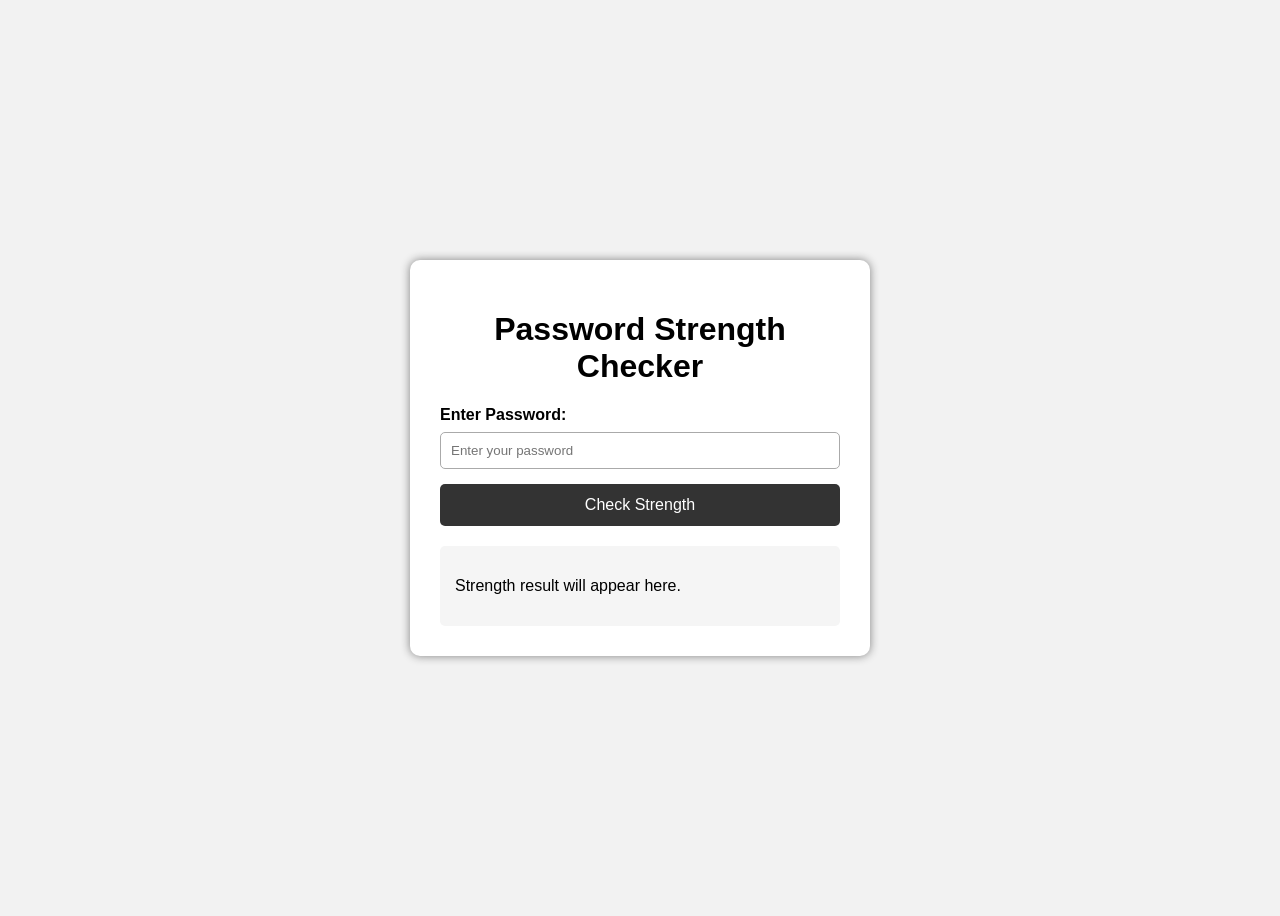
<file: index.html>
<!DOCTYPE html>
<html lang="en">

<head>
    <meta charset="UTF-8">
    <meta name="viewport" content="width=device-width, initial-scale=1.0">
    <title>Password Strength Checker</title>

    <style>
        body {
            font-family: Arial, sans-serif;
            background-color: #f2f2f2;
            display: flex;
            justify-content: center;
            align-items: center;
            min-height: 100vh;
        }

        .container {
            background-color: white;
            width: 400px;
            padding: 30px;
            border-radius: 10px;
            box-shadow: 0 0 10px gray;
        }

        h1 {
            text-align: center;
        }

        label {
            display: block;
            margin-bottom: 8px;
            font-weight: bold;
        }

        input {
            width: 100%;
            padding: 10px;
            box-sizing: border-box;
            margin-bottom: 15px;
            border: 1px solid #aaa;
            border-radius: 5px;
        }

        button {
            width: 100%;
            padding: 12px;
            background-color: #333;
            color: white;
            border: none;
            border-radius: 5px;
            cursor: pointer;
            font-size: 16px;
        }

        button:hover {
            background-color: #555;
        }

        #result {
            margin-top: 20px;
            padding: 15px;
            background-color: #f5f5f5;
            border-radius: 5px;
        }

        .success {
            color: green;
            font-weight: bold;
        }

        .warning {
            color: red;
            font-weight: bold;
        }

        .tips {
            color: #444;
            margin-top: 10px;
        }
    </style>
</head>

<body>

    <div class="container">

        <h1>Password Strength Checker</h1>

        <label for="password">Enter Password:</label>

        <input type="password" id="password" placeholder="Enter your password">

        <button onclick="checkStrength()">
            Check Strength
        </button>

        <div id="result">
            <p>Strength result will appear here.</p>
        </div>

    </div>

    <script src="script.js"></script>

</body>

</html>
</file>
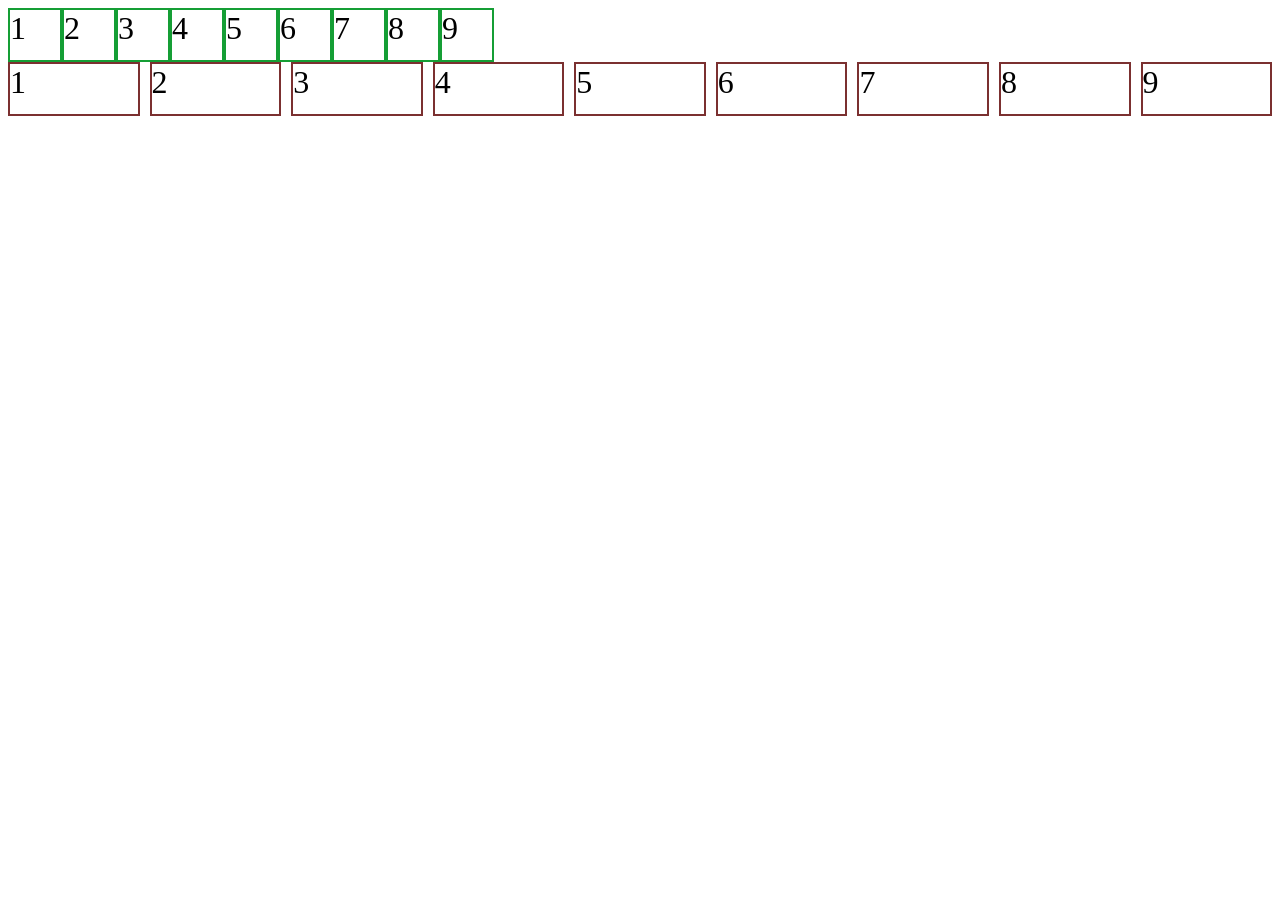
<file: flex.html>
<!DOCTYPE html>
<html lang="en">

<head>
    <meta charset="UTF-8">
    <meta name="viewport" content="width=device-width, initial-scale=1.0">
    <title>Flex Box</title>

    <style>
        .container {
            display : flex;
        }
        .box-container {
            display : flex;
            gap : 10px;

        }
        .container div {
            border : 2px solid rgb(21, 158, 53);
            height : 50px;
            width : 50px;
            font-size : 2em;
        }

        .box{
            border : 2px solid rgb(123, 48, 48);
            width : 150px;
            height : 50px;
            font-size : 2em;
        }
    </style>
</head>

<body>
    <div class ="container">
        <div> 1 </div>
        <div> 2 </div>
        <div> 3 </div>
        <div> 4 </div>
        <div> 5 </div>
        <div> 6 </div>
        <div> 7 </div>
        <div> 8 </div>
        <div> 9 </div>
    </div>

    <div class="box-container">
        <div class="box">1</div>
        <div class="box">2</div>
        <div class="box">3</div>
        <div class="box">4</div>
        <div class="box">5</div>
        <div class="box">6</div>
        <div class="box">7</div>
        <div class="box">8</div>
        <div class="box">9</div>
    </div>
</body>

</html>
</file>
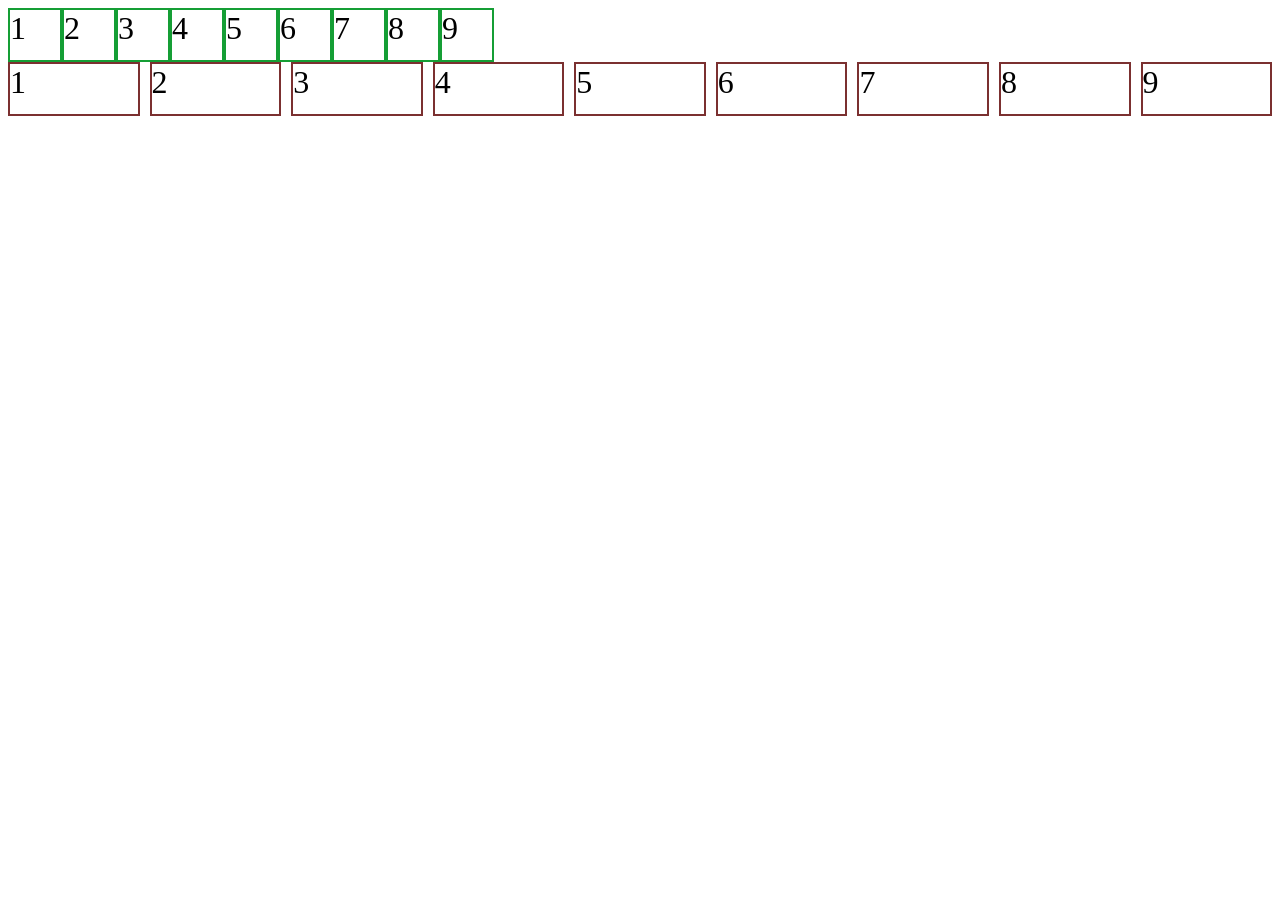
<file: flext.html>
<!DOCTYPE html>
<html lang="en">

<head>
    <meta charset="UTF-8">
    <meta name="viewport" content="width=device-width, initial-scale=1.0">
    <title>Flex Box</title>

    <style>
        .container {
            display : flex;
        }
        .box-container {
            display : flex;
            gap : 10px;

        }
        .container div {
            border : 2px solid rgb(21, 158, 53);
            height : 50px;
            width : 50px;
            font-size : 2em;
        }

        .box{
            border : 2px solid rgb(123, 48, 48);
            width : 150px;
            height : 50px;
            font-size : 2em;
        }
    </style>
</head>

<body>
    <div class ="container">
        <div> 1 </div>
        <div> 2 </div>
        <div> 3 </div>
        <div> 4 </div>
        <div> 5 </div>
        <div> 6 </div>
        <div> 7 </div>
        <div> 8 </div>
        <div> 9 </div>
    </div>

    <div class="box-container">
        <div class="box">1</div>
        <div class="box">2</div>
        <div class="box">3</div>
        <div class="box">4</div>
        <div class="box">5</div>
        <div class="box">6</div>
        <div class="box">7</div>
        <div class="box">8</div>
        <div class="box">9</div>
    </div>
</body>

</html>
</file>
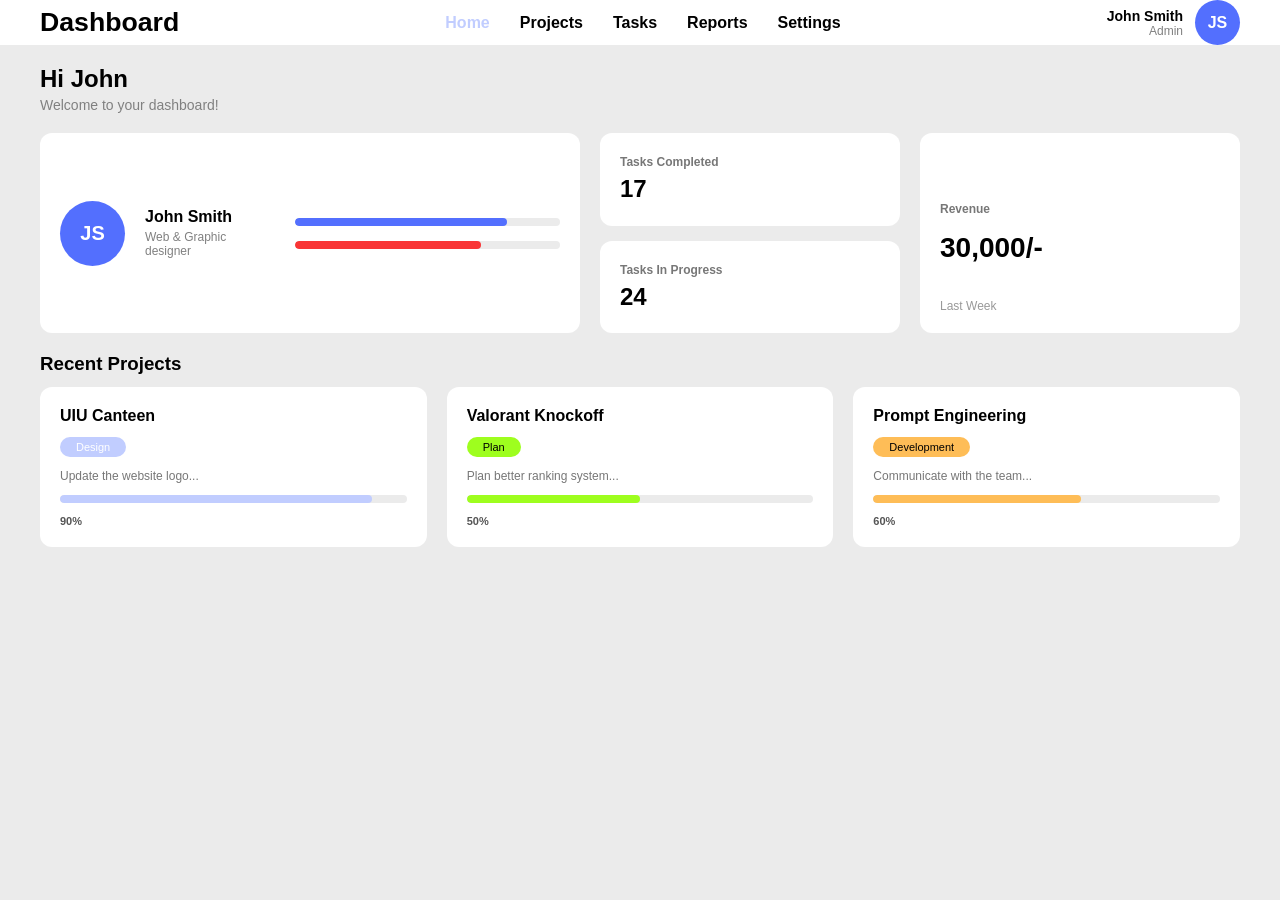
<file: index 5.html>
<!DOCTYPE html>
<html lang="en">

<head>
    <meta charset="UTF-8">
    <meta name="viewport" content="width=device-width, initial-scale=1.0">
    <title>Fall 25</title>
    <link rel="stylesheet" href="style 5.css">
</head>

<body>

    <div id="parent">
        <div id="navbar">
            <p style="font-size: 20pt; font-weight: bolder;">Dashboard</p>
            <div id="nav-items">
                <p style="color: #C1CDFF;">Home</p>
                <p>Projects</p>
                <p>Tasks</p>
                <p>Reports</p>
                <p>Settings</p>
            </div>

            <div id="user-info">
                <div id="user-admin">
                    <p style="font-weight: bold; font-size: 14px;">John Smith</p>
                    <p style="color: gray; font-size: 12px; text-align: right;">Admin</p>
                </div>
                <div class="avatar">
                    <p>JS</p>
                </div>
            </div>
        </div>

        <div id="main">
            <div id="welcome-text">
                <h2>Hi John</h2>
                <p style="color: gray; font-size: 14px; margin-top: 4px;">Welcome to your dashboard!</p>
            </div>

            <div id="stats">
                <div id="user-card">
                    <div class="avatar large">
                        <p>JS</p>
                    </div>
                    <div class="user-details">
                        <p style="font-weight: bold; font-size: 16px;">John Smith</p>
                        <p style="color: gray; font-size: 12px; margin-top: 4px;">Web & Graphic designer</p>
                    </div>
                    <div class="rating">
                        <div class="rating-item">
                            <div class="progress-bar">
                                <div class="progress-bar fill" style="background-color: #536FFE; width: 80%;"></div>
                            </div>
                        </div>
                        <div class="rating-item">
                            <div class="progress-bar">
                                <div class="progress-bar fill" style="background-color: #F93536; width: 70%;"></div>
                            </div>
                        </div>
                    </div>
                </div>

                <div class="stat-box-container">
                    <div class="stat-card">
                        <p class="stat-title">Tasks Completed</p>
                        <p class="stat-number">17</p>
                    </div>
                    <div class="stat-card">
                        <p class="stat-title">Tasks In Progress</p>
                        <p class="stat-number">24</p>
                    </div>
                </div>

                <div class="stat-card revenue-card">
                    <p class="stat-title" style="font-weight: bold;">Revenue</p>
                    <p class="stat-number">30,000/-</p>
                    <p class="stat-footer">Last Week</p>
                </div>
            </div>

            <div id="projects-section">
                <h3 style="margin-bottom: 12px;">Recent Projects</h3>
                <div id="projects">
                    <div class="project-card">
                        <p style="font-weight: bold;">UIU Canteen</p>
                        <span class="badge" style="background-color: #C1CDFF;">Design</span>
                        <p class="project-desc">Update the website logo...</p>
                        <div class="progress-bar">
                            <div class="progress-bar fill" style="background-color: #C1CDFF; width: 90%;"></div>
                        </div>
                        <p class="percent-label">90%</p>
                    </div>

                    <div class="project-card">
                        <p style="font-weight: bold;">Valorant Knockoff</p>
                        <span class="badge" style="background-color: #9EFE1E; color: black;">Plan</span>
                        <p class="project-desc">Plan better ranking system...</p>
                        <div class="progress-bar">
                            <div class="progress-bar fill" style="background-color: #9EFE1E; width: 50%;"></div>
                        </div>
                        <p class="percent-label">50%</p>
                    </div>

                    <div class="project-card">
                        <p style="font-weight: bold;">Prompt Engineering</p>
                        <span class="badge" style="background-color: #FEBD57; color: black;">Development</span>
                        <p class="project-desc">Communicate with the team...</p>
                        <div class="progress-bar">
                            <div class="progress-bar fill" style="background-color: #FEBD57; width: 60%;"></div>
                        </div>
                        <p class="percent-label">60%</p>
                    </div>
                </div>
            </div>
        </div>
    </div>

</body>

</html>
</file>
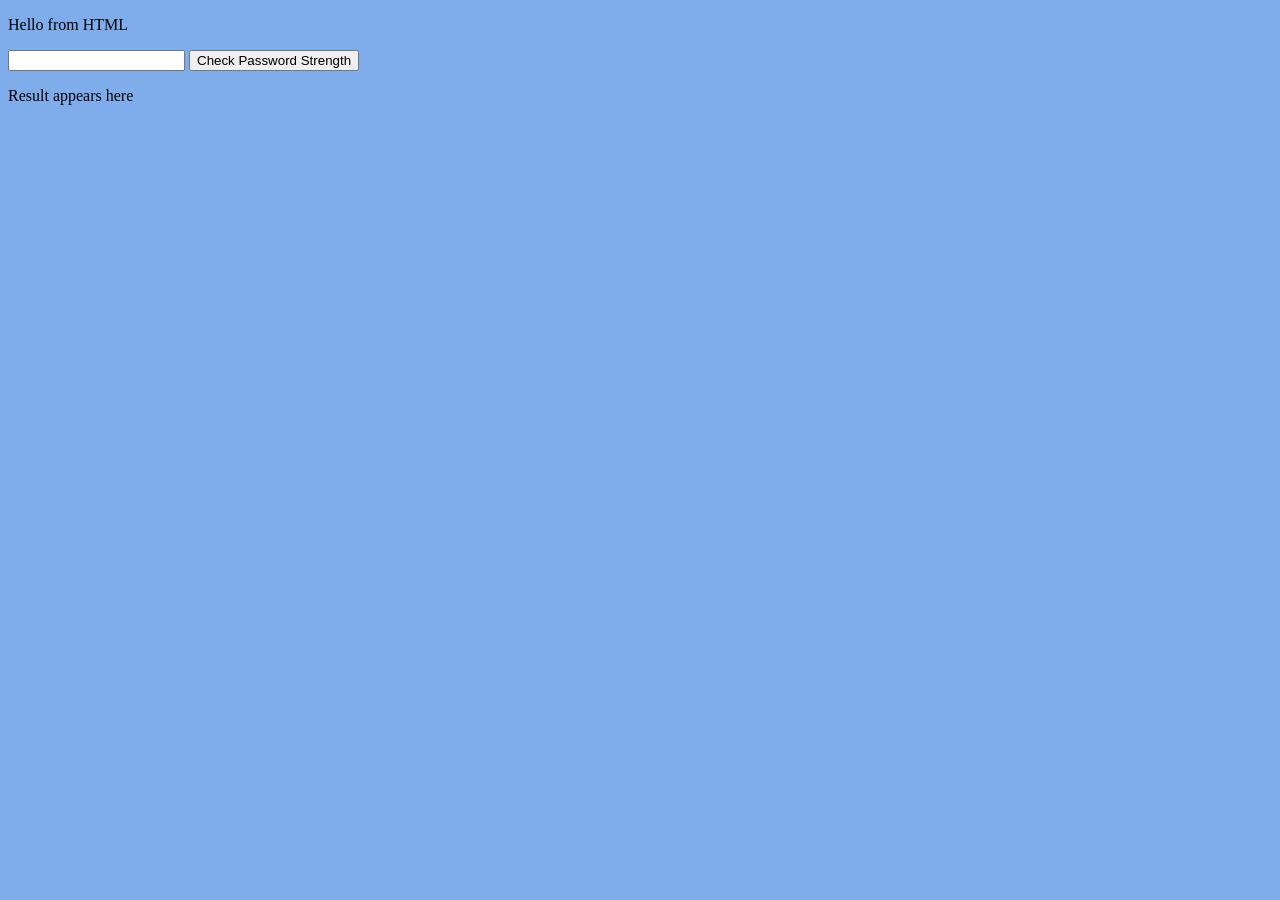
<file: index 6.html>
<!DOCTYPE html>
<html lang="en">

<head>
    <meta charset="UTF-8">
    <meta name="viewport" content="width=device-width, initial-scale=1.0">
    <title> Lab 06 </title>
</head>

<body style="background-color: rgb(127, 173, 235);">
   
  <p>Hello from HTML</p>
    <input type="text" id="inputPassword">
    <button id="inputBtn">Check Password Strength</button>
    <p id="result">Result appears here</p>

 <script src="script.js"></script>

</body>

</html>
</file>
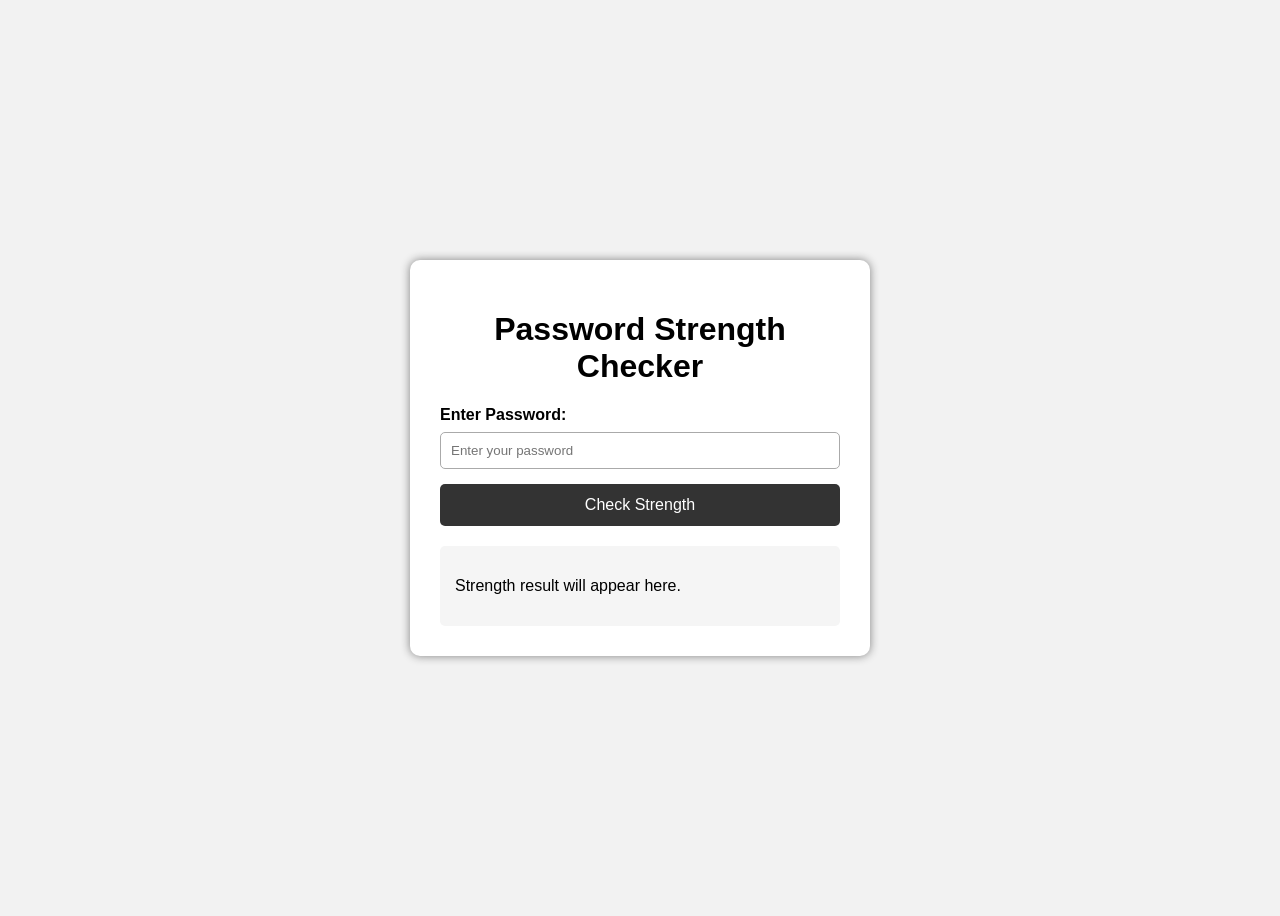
<file: index 7.html>
<!DOCTYPE html>
<html lang="en">

<head>
    <meta charset="UTF-8">
    <meta name="viewport" content="width=device-width, initial-scale=1.0">
    <title>Password Strength Checker</title>

    <style>
        body {
            font-family: Arial, sans-serif;
            background-color: #f2f2f2;
            display: flex;
            justify-content: center;
            align-items: center;
            min-height: 100vh;
        }

        .container {
            background-color: white;
            width: 400px;
            padding: 30px;
            border-radius: 10px;
            box-shadow: 0 0 10px gray;
        }

        h1 {
            text-align: center;
        }

        label {
            display: block;
            margin-bottom: 8px;
            font-weight: bold;
        }

        input {
            width: 100%;
            padding: 10px;
            box-sizing: border-box;
            margin-bottom: 15px;
            border: 1px solid #aaa;
            border-radius: 5px;
        }

        button {
            width: 100%;
            padding: 12px;
            background-color: #333;
            color: white;
            border: none;
            border-radius: 5px;
            cursor: pointer;
            font-size: 16px;
        }

        button:hover {
            background-color: #555;
        }

        #result {
            margin-top: 20px;
            padding: 15px;
            background-color: #f5f5f5;
            border-radius: 5px;
        }

        .success {
            color: green;
            font-weight: bold;
        }

        .warning {
            color: red;
            font-weight: bold;
        }

        .tips {
            color: #444;
            margin-top: 10px;
        }
    </style>
</head>

<body>

    <div class="container">

        <h1>Password Strength Checker</h1>

        <label for="password">Enter Password:</label>

        <input type="password" id="password" placeholder="Enter your password">

        <button onclick="checkStrength()">
            Check Strength
        </button>

        <div id="result">
            <p>Strength result will appear here.</p>
        </div>

    </div>

    <script src="script.js"></script>

</body>

</html>
</file>
<file: style 5.css>
* {
    margin: 0;
    padding: 0;
    box-sizing: border-box;
}

#parent {
    min-height: 100vh;
    width: 100vw;
    display: flex;
    flex-direction: column;
    background-color: #EBEBEB;
    font-family: Arial, Helvetica, sans-serif;
}

#navbar {
    height: 10%;
    background-color: white;
    display: flex;
    flex-direction: row;
    justify-content: space-between;
    align-items: center;
    padding: 0px 40px;
}

#main {
    height: 90%;
    background-color: #EBEBEB;
    display: flex;
    flex-direction: column;
    padding: 20px 40px;
    gap: 20px;
}

#nav-items {
    display: flex;
    flex-direction: row;
    font-weight: bold;
    gap: 30px;
    cursor: pointer;
}

#user-info {
    display: flex;
    flex-direction: row;
    align-items: center;
    gap: 12px;
}

#user-admin {
    display: flex;
    flex-direction: column;
}

.avatar {
    background-color: #536FFE;
    height: 45px;
    width: 45px;
    border-radius: 50%;
    display: flex;
    justify-content: center;
    align-items: center;
    color: white;
    font-weight: bold;
}

.avatar.large {
    height: 65px;
    width: 65px;
    font-size: 20px;
    flex-shrink: 0;
}

#stats {
    display: flex;
    flex-direction: row;
    gap: 20px;
    height: 200px;
}

#user-card {
    width: 45%;
    background-color: white;
    border-radius: 12px;
    display: flex;
    flex-direction: row;
    align-items: center;
    padding: 20px;
    gap: 20px;
}

.user-details {
    width: 130px;
}

.rating {
    display: flex;
    flex-direction: column;
    gap: 15px;
    flex: 1;
}

.stat-box-container {
    display: flex;
    flex-direction: column;
    gap: 15px;
    width: 25%;
}

.stat-card {
    background-color: white;
    border-radius: 12px;
    padding: 18px 20px;
    flex: 1;
    display: flex;
    flex-direction: column;
    justify-content: center;
}

.stat-title {
    font-size: 12px;
    color: #777;
    font-weight: bold;
    margin-bottom: 6px;
}

.stat-number {
    font-size: 24px;
    font-weight: bold;
}

.revenue-card {
    width: 30%;
    position: relative;
}

.revenue-card .stat-number {
    font-size: 28px;
    margin-top: 10px;
}

.stat-footer {
    position: absolute;
    bottom: 20px;
    font-size: 12px;
    color: #999;
}

#projects-section {
    display: flex;
    flex-direction: column;
}

#projects {
    display: flex;
    flex-direction: row;
    gap: 20px;
}

.project-card {
    flex: 1;
    background-color: white;
    border-radius: 12px;
    padding: 20px;
    display: flex;
    flex-direction: column;
    gap: 12px;
}

.badge {
    display: inline-block;
    width: fit-content;
    padding: 4px 16px;
    border-radius: 15px;
    font-size: 11px;
    color: white;
}

.project-desc {
    font-size: 12px;
    color: #777;
}

.percent-label {
    font-size: 11px;
    font-weight: bold;
    color: #555;
}

.progress-bar {
    height: 8px;
    width: 100%;
    background-color: #EBEBEB;
    border-radius: 8px;
    overflow: hidden;
}

.progress-bar.fill {
    height: 100%;
    border-radius: 8px;
}
</file>
